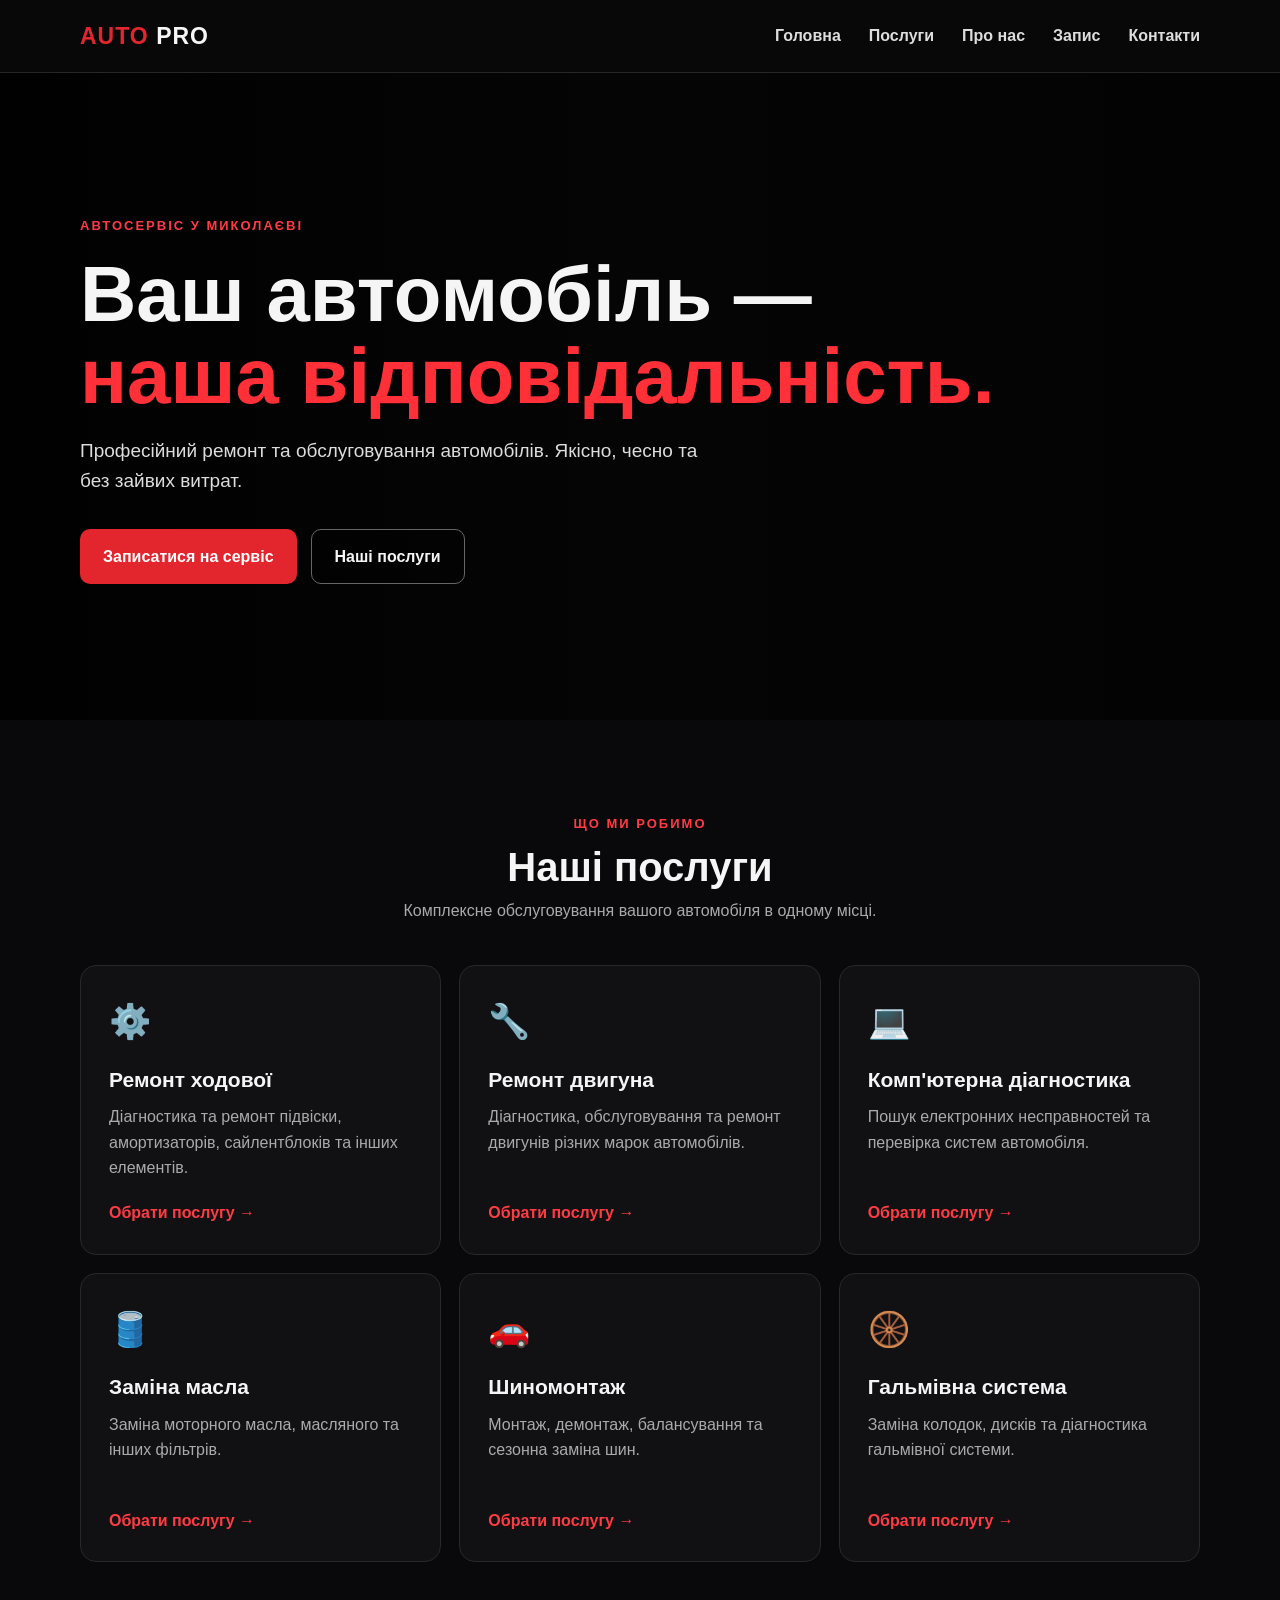
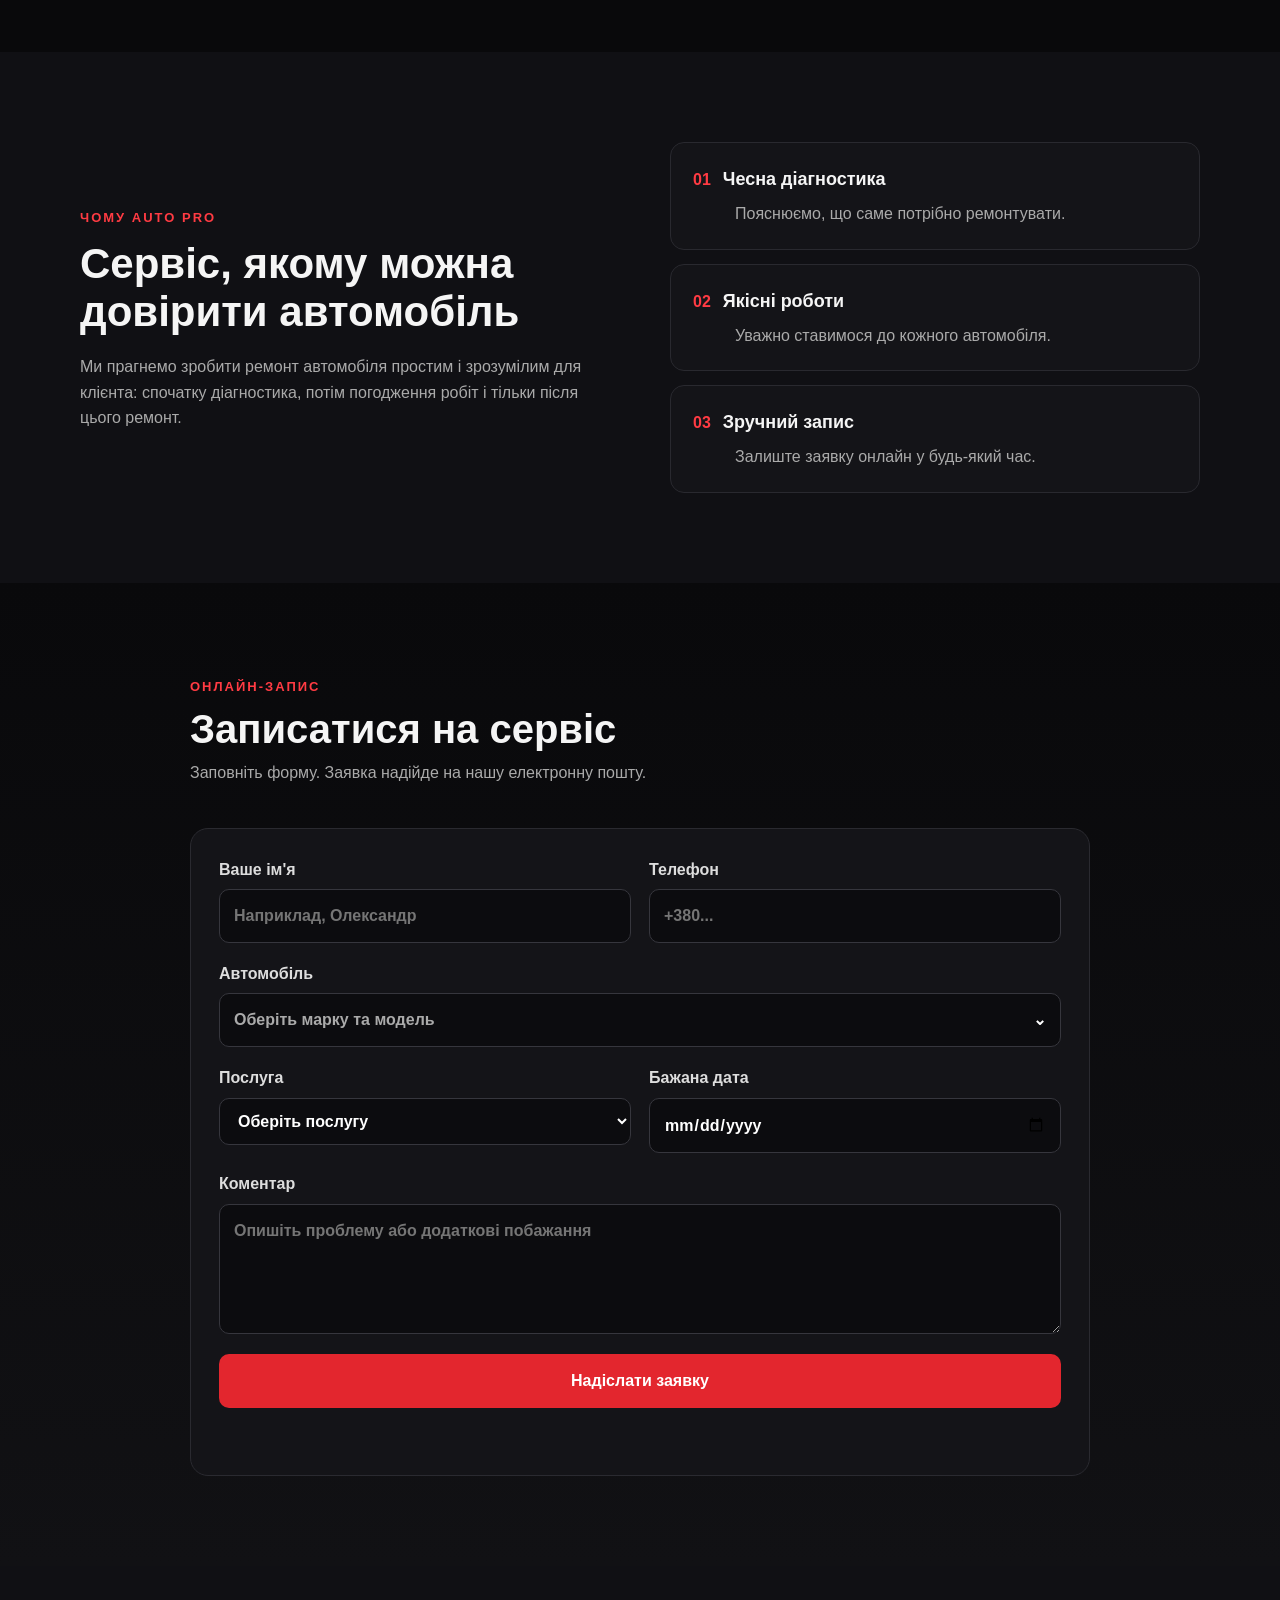
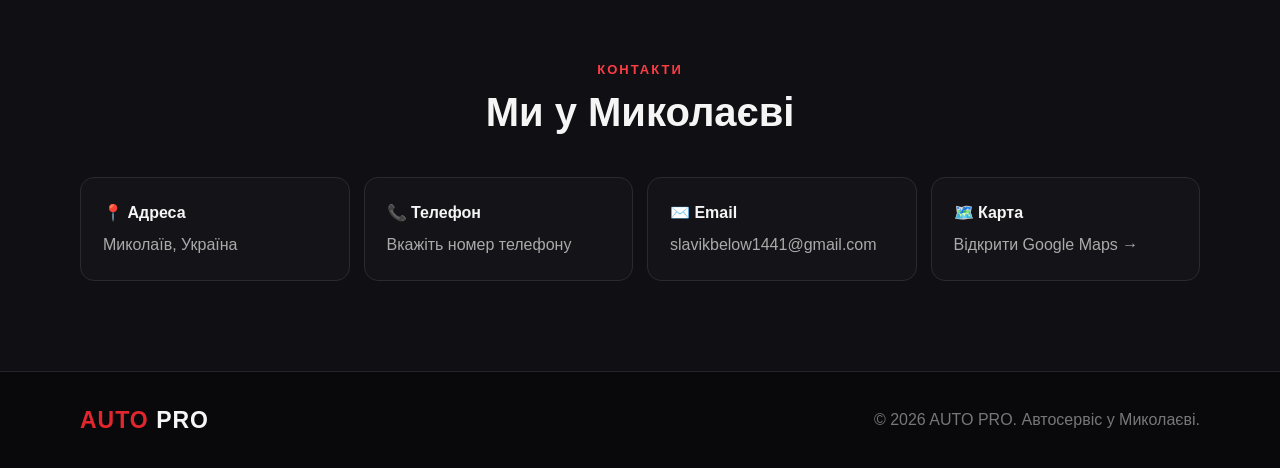
<file: index.html>
<!DOCTYPE html>
<html lang="uk">
<head>
  <meta charset="UTF-8">
  <meta name="viewport" content="width=device-width, initial-scale=1.0">

  <meta name="google-site-verification" content="vWZrX1-xxseh8f8uLL-2Up1q8Fl7oxF1SE_GQMmy34k">
  <meta name="description" content="AUTO PRO — автосервіс у Миколаєві. Ремонт ходової, двигуна, комп'ютерна діагностика, заміна масла, шиномонтаж та ремонт гальмівної системи.">
  <meta name="robots" content="index, follow">
  <meta name="theme-color" content="#09090b">

  <meta property="og:title" content="AUTO PRO — автосервіс у Миколаєві">
  <meta property="og:description" content="Професійний ремонт та обслуговування автомобілів у Миколаєві.">
  <meta property="og:type" content="website">
  <meta property="og:url" content="https://slavikbelow1441-gif.github.io/autopro-site/">

  <title>AUTO PRO — автосервіс у Миколаєві</title>
  <link rel="stylesheet" href="./style.css">

  <script type="application/ld+json">
  {
    "@context":"https://schema.org",
    "@type":"AutoRepair",
    "name":"AUTO PRO",
    "url":"https://slavikbelow1441-gif.github.io/autopro-site/",
    "address":{"@type":"PostalAddress","addressLocality":"Миколаїв","addressCountry":"UA"},
    "areaServed":"Миколаїв, Україна"
  }
  </script>
</head>
<body>

<header class="header">
  <div class="container nav">
    <a href="#home" class="logo"><span>AUTO</span> PRO</a>
    <button class="menu-btn" id="menuBtn" aria-label="Відкрити меню">☰</button>
    <nav id="nav">
      <a href="#home">Головна</a>
      <a href="#services">Послуги</a>
      <a href="#about">Про нас</a>
      <a href="#booking">Запис</a>
      <a href="#contacts">Контакти</a>
    </nav>
  </div>
</header>

<main>
<section class="hero" id="home">
  <div class="hero-overlay"></div>
  <div class="container hero-content">
    <div class="badge">АВТОСЕРВІС У МИКОЛАЄВІ</div>
    <h1>Ваш автомобіль —<br><span>наша відповідальність.</span></h1>
    <p>Професійний ремонт та обслуговування автомобілів. Якісно, чесно та без зайвих витрат.</p>
    <div class="hero-buttons">
      <a class="btn primary" href="#booking">Записатися на сервіс</a>
      <a class="btn ghost" href="#services">Наші послуги</a>
    </div>
  </div>
</section>

<section class="section" id="services">
  <div class="container">
    <div class="section-head">
      <span>ЩО МИ РОБИМО</span>
      <h2>Наші послуги</h2>
      <p>Комплексне обслуговування вашого автомобіля в одному місці.</p>
    </div>

    <div class="cards">
      <article class="card service-card" data-service="Ремонт ходової">
        <div class="icon">⚙️</div><h3>Ремонт ходової</h3><p>Діагностика та ремонт підвіски, амортизаторів, сайлентблоків та інших елементів.</p><button>Обрати послугу →</button>
      </article>
      <article class="card service-card" data-service="Ремонт двигуна">
        <div class="icon">🔧</div><h3>Ремонт двигуна</h3><p>Діагностика, обслуговування та ремонт двигунів різних марок автомобілів.</p><button>Обрати послугу →</button>
      </article>
      <article class="card service-card" data-service="Комп'ютерна діагностика">
        <div class="icon">💻</div><h3>Комп'ютерна діагностика</h3><p>Пошук електронних несправностей та перевірка систем автомобіля.</p><button>Обрати послугу →</button>
      </article>
      <article class="card service-card" data-service="Заміна масла">
        <div class="icon">🛢️</div><h3>Заміна масла</h3><p>Заміна моторного масла, масляного та інших фільтрів.</p><button>Обрати послугу →</button>
      </article>
      <article class="card service-card" data-service="Шиномонтаж">
        <div class="icon">🚗</div><h3>Шиномонтаж</h3><p>Монтаж, демонтаж, балансування та сезонна заміна шин.</p><button>Обрати послугу →</button>
      </article>
      <article class="card service-card" data-service="Ремонт гальмівної системи">
        <div class="icon">🛞</div><h3>Гальмівна система</h3><p>Заміна колодок, дисків та діагностика гальмівної системи.</p><button>Обрати послугу →</button>
      </article>
    </div>
  </div>
</section>

<section class="about section" id="about">
  <div class="container about-grid">
    <div>
      <span class="section-label">ЧОМУ AUTO PRO</span>
      <h2>Сервіс, якому можна довірити автомобіль</h2>
      <p>Ми прагнемо зробити ремонт автомобіля простим і зрозумілим для клієнта: спочатку діагностика, потім погодження робіт і тільки після цього ремонт.</p>
    </div>
    <div class="advantages">
      <div><b>01</b><strong>Чесна діагностика</strong><p>Пояснюємо, що саме потрібно ремонтувати.</p></div>
      <div><b>02</b><strong>Якісні роботи</strong><p>Уважно ставимося до кожного автомобіля.</p></div>
      <div><b>03</b><strong>Зручний запис</strong><p>Залиште заявку онлайн у будь-який час.</p></div>
    </div>
  </div>
</section>

<section class="booking section" id="booking">
  <div class="container booking-wrap">
    <div class="section-head left">
      <span>ОНЛАЙН-ЗАПИС</span>
      <h2>Записатися на сервіс</h2>
      <p>Заповніть форму. Заявка надійде на нашу електронну пошту.</p>
    </div>

    <form id="bookingForm" class="form">
      <input type="hidden" name="access_key" value="d94961a5-4b52-4062-9c55-670bb9a3c817">
      <input type="hidden" name="subject" value="Нова заявка AUTO PRO">
      <input type="hidden" name="from_name" value="AUTO PRO">
      <input type="hidden" name="botcheck" value="">

      <div class="form-grid">
        <label>Ваше ім'я
          <input type="text" name="name" placeholder="Наприклад, Олександр" required>
        </label>
        <label>Телефон
          <input type="tel" name="phone" placeholder="+380..." required>
        </label>

        <label class="full">Автомобіль
          <button type="button" class="car-select" id="carSelect">
            <span id="carText">Оберіть марку та модель</span><span>⌄</span>
          </button>
          <input type="hidden" name="car" id="carValue" required>
        </label>

        <label>Послуга
          <select name="service" id="serviceSelect" required>
            <option value="">Оберіть послугу</option>
            <option>Ремонт ходової</option>
            <option>Ремонт двигуна</option>
            <option>Комп'ютерна діагностика</option>
            <option>Заміна масла</option>
            <option>Шиномонтаж</option>
            <option>Ремонт гальмівної системи</option>
            <option>Інше</option>
          </select>
        </label>

        <label>Бажана дата
          <input type="date" name="date" id="dateInput" required>
        </label>

        <label class="full">Коментар
          <textarea name="message" rows="4" placeholder="Опишіть проблему або додаткові побажання"></textarea>
        </label>
      </div>

      <button class="btn primary submit-btn" id="submitBtn" type="submit">Надіслати заявку</button>
      <div id="formStatus" class="form-status" aria-live="polite"></div>
    </form>
  </div>
</section>

<section class="contacts section" id="contacts">
  <div class="container">
    <div class="section-head">
      <span>КОНТАКТИ</span><h2>Ми у Миколаєві</h2>
    </div>
    <div class="contact-grid">
      <div class="contact-card"><b>📍 Адреса</b><span>Миколаїв, Україна</span></div>
      <div class="contact-card"><b>📞 Телефон</b><span>Вкажіть номер телефону</span></div>
      <div class="contact-card"><b>✉️ Email</b><span>slavikbelow1441@gmail.com</span></div>
      <a class="contact-card map-link" href="https://www.google.com/maps/search/?api=1&query=автосервіс+Миколаїв" target="_blank" rel="noopener"><b>🗺️ Карта</b><span>Відкрити Google Maps →</span></a>
    </div>
  </div>
</section>
</main>

<footer><div class="container"><div class="logo"><span>AUTO</span> PRO</div><p>© 2026 AUTO PRO. Автосервіс у Миколаєві.</p></div></footer>

<div class="modal" id="carModal" aria-hidden="true">
  <div class="modal-box">
    <div class="modal-head"><div><span>ОБЕРІТЬ АВТО</span><h3>Марка та модель</h3></div><button id="closeModal" type="button">×</button></div>
    <div id="brandList" class="brand-list"></div>
    <div id="modelPanel" class="model-panel hidden">
      <button class="back-btn" id="backBrands" type="button">← Усі марки</button>
      <h4 id="modelTitle"></h4>
      <div id="modelList" class="model-list"></div>
    </div>
  </div>
</div>

<script src="./script.js"></script>
</body>
</html>
</file>
<file: style.css>
*{box-sizing:border-box;margin:0;padding:0}
html{scroll-behavior:smooth}
body{font-family:Arial,Helvetica,sans-serif;background:#09090b;color:#f5f5f5;line-height:1.6}
a{text-decoration:none;color:inherit}
button,input,select,textarea{font:inherit}
.container{width:min(1120px,92%);margin:auto}
.header{position:fixed;top:0;left:0;right:0;z-index:50;background:rgba(9,9,11,.9);backdrop-filter:blur(12px);border-bottom:1px solid #25252a}
.nav{height:72px;display:flex;align-items:center;justify-content:space-between}
.logo{font-weight:900;font-size:23px;letter-spacing:1px}.logo span{color:#e3262e}
nav{display:flex;gap:28px}nav a{color:#ddd;font-weight:600}nav a:hover{color:#ff3b43}
.menu-btn{display:none;background:none;border:0;color:#fff;font-size:28px}
.hero{min-height:720px;display:flex;align-items:center;position:relative;background:url("https://images.unsplash.com/photo-1486006920555-c77dcf18193c?auto=format&fit=crop&w=1800&q=85") center/cover}
.hero-overlay{position:absolute;inset:0;background:linear-gradient(90deg,rgba(0,0,0,.9),rgba(0,0,0,.45),rgba(0,0,0,.7))}
.hero-content{position:relative;padding-top:80px}.badge,.section-head>span,.section-label{color:#ff3b43;font-weight:800;letter-spacing:2px;font-size:13px}
.hero h1{font-size:clamp(42px,7vw,78px);line-height:1.05;margin:18px 0}.hero h1 span{color:#ff3038}.hero p{max-width:650px;color:#ddd;font-size:19px}.hero-buttons{display:flex;gap:14px;margin-top:32px}
.btn{display:inline-flex;justify-content:center;align-items:center;border:0;border-radius:10px;padding:14px 23px;font-weight:800;cursor:pointer;transition:.2s}.primary{background:#e3262e;color:white}.primary:hover{background:#ff3b43;transform:translateY(-2px)}.ghost{border:1px solid #666;background:rgba(0,0,0,.25)}
.section{padding:90px 0}.section-head{text-align:center;margin-bottom:42px}.section-head.left{text-align:left}.section-head h2{font-size:40px;line-height:1.15;margin:8px 0}.section-head p{color:#aaa}
.cards{display:grid;grid-template-columns:repeat(3,1fr);gap:18px}.card{background:#111114;border:1px solid #27272d;border-radius:16px;padding:28px;transition:.25s}.card:hover{transform:translateY(-5px);border-color:#e3262e}.icon{font-size:34px;margin-bottom:14px}.card h3{font-size:21px;margin-bottom:8px}.card p{color:#aaa;min-height:78px}.service-card button{margin-top:18px;background:none;border:0;color:#ff3b43;font-weight:800;cursor:pointer}
.about{background:#101014}.about-grid{display:grid;grid-template-columns:1fr 1fr;gap:60px;align-items:center}.about h2{font-size:42px;line-height:1.15;margin:10px 0 18px}.about p{color:#aaa}.advantages{display:grid;gap:14px}.advantages>div{padding:22px;border:1px solid #29292f;border-radius:14px;background:#141418}.advantages b{color:#ff3b43;margin-right:12px}.advantages strong{font-size:18px}.advantages p{margin:7px 0 0 42px}
.booking{background:linear-gradient(180deg,#09090b,#111114)}.booking-wrap{max-width:900px}.form{background:#141418;border:1px solid #2a2a30;border-radius:18px;padding:28px}.form-grid{display:grid;grid-template-columns:1fr 1fr;gap:18px}label{display:flex;flex-direction:column;gap:7px;font-weight:700;color:#ddd}.full{grid-column:1/-1}input,select,textarea,.car-select{width:100%;border:1px solid #36363d;background:#0c0c0f;color:#fff;border-radius:10px;padding:13px 14px;outline:none}input:focus,select:focus,textarea:focus,.car-select:focus{border-color:#e3262e}textarea{resize:vertical}.car-select{display:flex;justify-content:space-between;align-items:center;text-align:left;cursor:pointer}.car-select span:first-child{color:#aaa}.car-select.selected span:first-child{color:#fff}.submit-btn{margin-top:20px;width:100%}.form-status{margin-top:15px;text-align:center;font-weight:700;min-height:24px}
.contacts{background:#101014}.contact-grid{display:grid;grid-template-columns:repeat(4,1fr);gap:14px}.contact-card{padding:22px;border:1px solid #2a2a30;border-radius:14px;background:#141418;display:flex;flex-direction:column;gap:6px}.contact-card span{color:#aaa}.map-link:hover{border-color:#e3262e}
footer{padding:30px 0;border-top:1px solid #24242a}footer .container{display:flex;justify-content:space-between;align-items:center}footer p{color:#777}
.modal{position:fixed;inset:0;background:rgba(0,0,0,.75);display:none;align-items:center;justify-content:center;z-index:100;padding:16px}.modal.show{display:flex}.modal-box{width:min(620px,100%);max-height:85vh;overflow:auto;background:#151519;border:1px solid #34343b;border-radius:18px;padding:24px;box-shadow:0 20px 70px rgba(0,0,0,.55)}.modal-head{display:flex;justify-content:space-between;align-items:start;margin-bottom:20px}.modal-head span{font-size:12px;color:#ff3b43;font-weight:800;letter-spacing:2px}.modal-head h3{font-size:28px}.modal-head button{border:0;background:#27272d;color:#fff;width:38px;height:38px;border-radius:50%;font-size:25px;cursor:pointer}.brand-list{display:grid;grid-template-columns:repeat(3,1fr);gap:10px}.brand-btn,.model-btn{border:1px solid #303037;background:#0e0e11;color:#fff;border-radius:10px;padding:13px;text-align:left;cursor:pointer;font-weight:700}.brand-btn:hover,.model-btn:hover{border-color:#e3262e;background:#1b1112}.model-panel h4{font-size:22px;margin:12px 0}.back-btn{border:0;background:none;color:#ff3b43;padding:5px 0;cursor:pointer;font-weight:800}.model-list{display:grid;grid-template-columns:repeat(2,1fr);gap:10px}.hidden{display:none!important}

@media(max-width:800px){
 nav{display:none;position:absolute;top:72px;left:0;right:0;background:#0d0d10;padding:18px 5%;flex-direction:column;gap:18px;border-bottom:1px solid #29292f}
 nav.open{display:flex}.menu-btn{display:block}.hero{min-height:650px}.hero h1{font-size:45px}.hero p{font-size:16px}.hero-buttons{flex-direction:column}.btn{width:100%}
 .cards{grid-template-columns:1fr}.about-grid{grid-template-columns:1fr;gap:35px}.form-grid{grid-template-columns:1fr}.full{grid-column:auto}.contact-grid{grid-template-columns:1fr 1fr}.section{padding:70px 0}.section-head h2,.about h2{font-size:32px}
 .brand-list{grid-template-columns:repeat(2,1fr)}.model-list{grid-template-columns:1fr}footer .container{flex-direction:column;gap:12px}
}
@media(max-width:480px){.contact-grid{grid-template-columns:1fr}.form{padding:18px}.modal-box{padding:18px}.brand-list{grid-template-columns:1fr 1fr}.hero h1{font-size:40px}}
</file>
